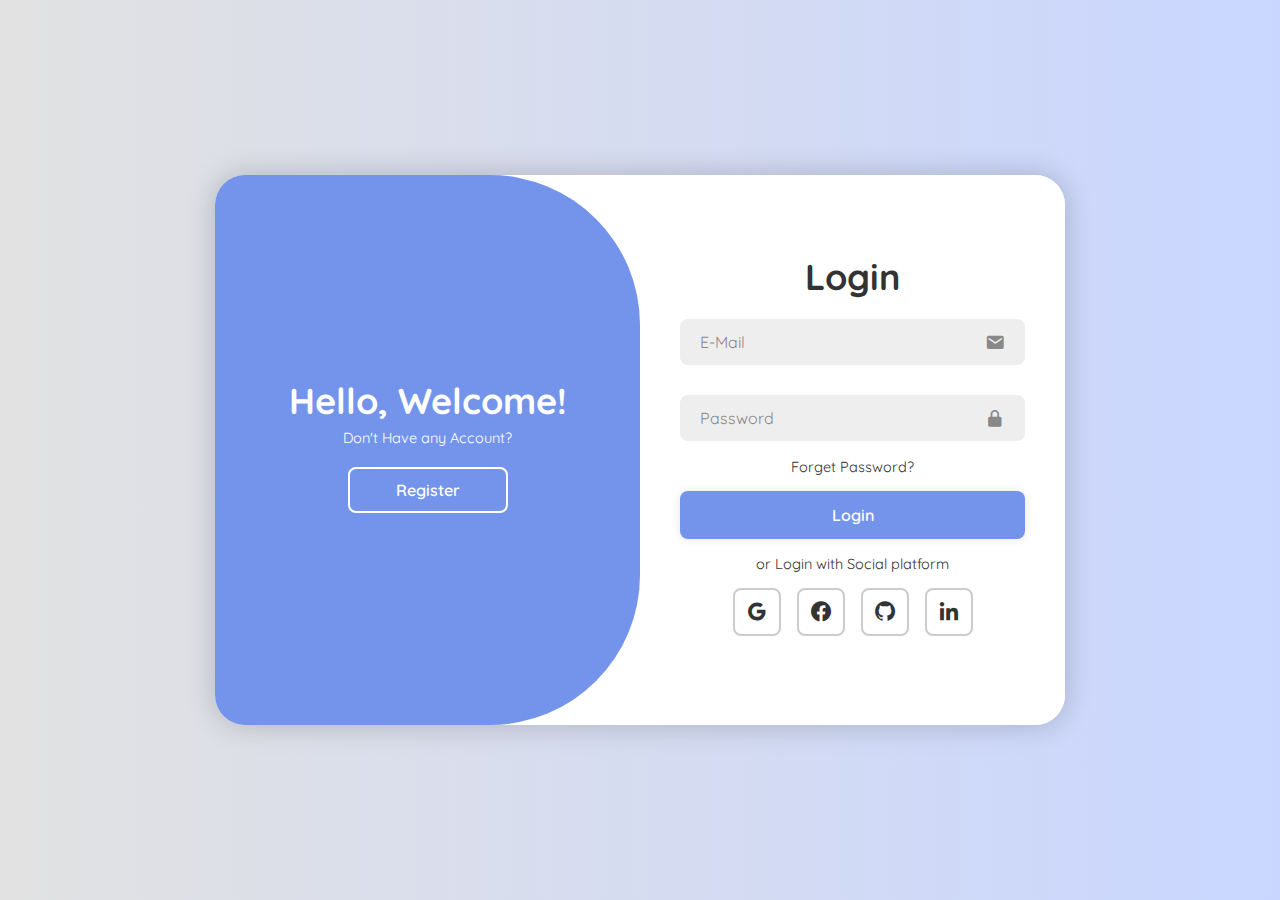
<file: auth.html>
<!DOCTYPE html>
<html lang="en">

<head>
    <meta charset="UTF-8">
    <meta name="viewport" content="width=device-width, initial-scale=1.0">
    <title>Authentication</title>
    <link rel="stylesheet" href="style/auth.css">
    <link href='https://unpkg.com/boxicons@2.1.4/css/boxicons.min.css' rel='stylesheet'>
</head>

<body>
    <div class="container">
        <div class="form-box login">
            <form action="">
                <h1>Login</h1>
                <div class="input-box">
                    <input type="email" placeholder="E-Mail" required> 
                    <i class='bx bxs-envelope' ></i>   
                </div>
                <div class="input-box">
                    <input type="password" placeholder="Password" required>
                    <i class='bx bxs-lock-alt'></i>
                </div>
                <div class="forget-link">
                    <a href="#">Forget Password?</a>
                </div>
                <button type="submit" class="btn">Login</button>
                <p>or Login with Social platform</p>
                <div class="social-icons">
                    <a href="#"><i class='bx bxl-google' ></i></a>
                    <a href="#"><i class='bx bxl-facebook-circle' ></i></a>
                    <a href="#"><i class='bx bxl-github' ></i></a>
                    <a href="#"><i class='bx bxl-linkedin' ></i></a>
                </div>
            </form>
        </div>
        <div class="form-box register">
            <form action="">
                <h1>Register</h1>
                <div class="input-box">
                    <input type="text" placeholder="User Name" required> 
                    <i class='bx bxs-user'></i>   
                </div>
                <div class="input-box">
                    <input type="email" placeholder="E-Mail" required> 
                    <i class='bx bxs-envelope' ></i>
                </div>
                <div class="input-box">
                    <input type="password" placeholder="Password" required>
                    <i class='bx bxs-lock-alt'></i>
                </div>
                <button type="submit" class="btn">Register</button>
                <p>or Register with Social platform</p>
                <div class="social-icons">
                    <a href="#"><i class='bx bxl-google' ></i></a>
                    <a href="#"><i class='bx bxl-facebook-circle' ></i></a>
                    <a href="#"><i class='bx bxl-github' ></i></a>
                    <a href="#"><i class='bx bxl-linkedin' ></i></a>
                </div>
            </form>
        </div>
        <div class="toggle-box">
            <div class="toggle-pannel toggle-left">
                <h1>Hello, Welcome!</h1>
                <p>Don't Have any Account?</p>
                <button class="btn register-btn">Register</button>
            </div>

            <div class="toggle-pannel toggle-right">
                <h1>Welcome Back!</h1>
                <p>Already Have any Account?</p>
                <button class="btn login-btn">Login</button>
            </div>
        </div>
    </div>



    <script src="script/auth.js"></script>
</body>

</html>
</file>
<file: style/auth.css>
@import url('https://fonts.googleapis.com/css2?family=Quicksand:wght@300..700&display=swap');

* {
  padding: 0;
  margin: 0;
  box-sizing: border-box;
  font-family: "Quicksand", sans-serif;
}

body {
  display: flex;
  justify-content: center;
  align-items: center;
  min-height: 100vh;
  background: linear-gradient(90deg, #e2e2e2, #c9d6ff);
}

.container {
  position: relative;
  width: 850px;
  height: 550px;
  background: #fff;
  border-radius: 30px;
  box-shadow: 0 0 30px rgba(0, 0, 0, .2);
  margin: 20px;
  overflow: hidden;
}

.form-box {
  position: absolute;
  right: 0;
  display: flex;
  align-items: center;
  width: 50%;
  height: 100%;
  background: #fff;
  color: #333;
  text-align: center;
  padding: 40px;
  z-index: 1;
  transition: .6s ease-in-out 1.2s, visibility 0s 1s;
}

.container.active .form-box {
  right: 50%;
}

.form-box.register {
  visibility: hidden;
}

.container.active .form-box.register {
  visibility: visible;
}

form {
  width: 100%;
}

.container h1 {
  font-size: 36px;
  margin: -10px 0;
}

.input-box {
  position: relative;
  margin: 30px 0;
}

.input-box input {
  width: 100%;
  padding: 13px 50px 13px 20px;
  background: #eee;
  border-radius: 8px;
  border: none;
  outline: none;
  font-size: 16px;
  color: #333;
  font-weight: 500;
}

.input-box input::placeholder {
  color: #888;
  font-weight: 400;
}

.input-box i {
  position: absolute;
  right: 20px;
  top: 50%;
  transform: translateY(-50%);
  font-size: 20px;
  color: #888;
}

.forget-link {
  margin: -15px 0 15px;
}

.forget-link a {
  font-size: 14.5px;
  color: #333;
  text-decoration: none;
}

.btn {
  width: 100%;
  height: 48px;
  background: #7494ec;
  box-shadow: 0 0 10px rgb(0, 0, 0, .1);
  border: none;
  cursor: pointer;
  font-size: 16px;
  color: #fff;
  font-weight: 600;
  border-radius: 8px;
}

.container p {
  font-size: 14.5px;
  margin: 15px 0;

}

.social-icons {
  display: flex;
  justify-content: center;
}

.social-icons a {
  display: inline-flex;
  padding: 10px;
  border: 2px solid #ccc;
  border-radius: 8px;
  font-size: 24px;
  color: #333;
  text-decoration: none;
  margin: 0 8px;

}

.toggle-box {
  position: absolute;
  width: 100%;
  height: 100%;
}

.toggle-box::before {
  content: '';
  position: absolute;
  left: -250%;
  width: 300%;
  height: 100%;
  background: #7494ec;
  z-index: 2;
  border-radius: 150px;
  transition: 1.8s ease-in-out;
}

.container.active .toggle-box::before {
  left: 50%;

}

.toggle-pannel {
  position: absolute;
  width: 50%;
  height: 100%;
  color: #fff;
  display: flex;
  flex-direction: column;
  justify-content: center;
  align-items: center;
  z-index: 2;
  transition: .6s ease-in-out;
}

.toggle-pannel .toggle-left {
  left: 0;
  transition-delay: 1.2s;
}

.container.active .toggle-pannel.toggle-left {
  left: -50%;
  transition-delay: .6s;
}

.toggle-pannel.toggle-right {
  right: -50%;
  transition-delay: .6s;
}

.container.active .toggle-pannel.toggle-right {
  right: 0;
  transition-delay: 1.2s;
}

.toggle-pannel p {
  margin-bottom: 20px;

}

.toggle-pannel .btn {
  width: 160px;
  height: 46px;
  background: transparent;
  border: 2px solid #fff;
  box-shadow: none;
}

/* Media Query */

@media screen and (max-width: 650px) {
  .container {
    height: calc(100vh - 40px);

  }

  .form-box{
    bottom: 0;
    width: 100%;
    height: 70%;

  }

  .container.active .form-box{
    right: 0;
    bottom: 30%;
  }

  .toggle-box::before{
    left: 0;
    top: -270%;
    width: 100%;
    height: 300%;
    border-radius: 20vw;

  }

  .container.active .toggle-box::before{
    left: 0;
    top: 70%;
  }

  .toggle-pannel{
    width: 100%;
    height: 30%;
  }

  .toggle-pannel.toggle-left{
    top: 0;

  }

  .container.active .toggle-pannel.toggle-left{
    left: 0;
    top: -30%;
  }

  .toggle-pannel.toggle-right{
    right: 0;
    bottom: -30%;

  }

  .container.active .toggle-pannel.toggle-right{
    bottom: 0;

  }

}

@media screen and (max-width: 400px){
  .form-box{
    padding: 20px;
  }

  .toggle-pannel{
    font-size: 30px;
    
  }

}
</file>
